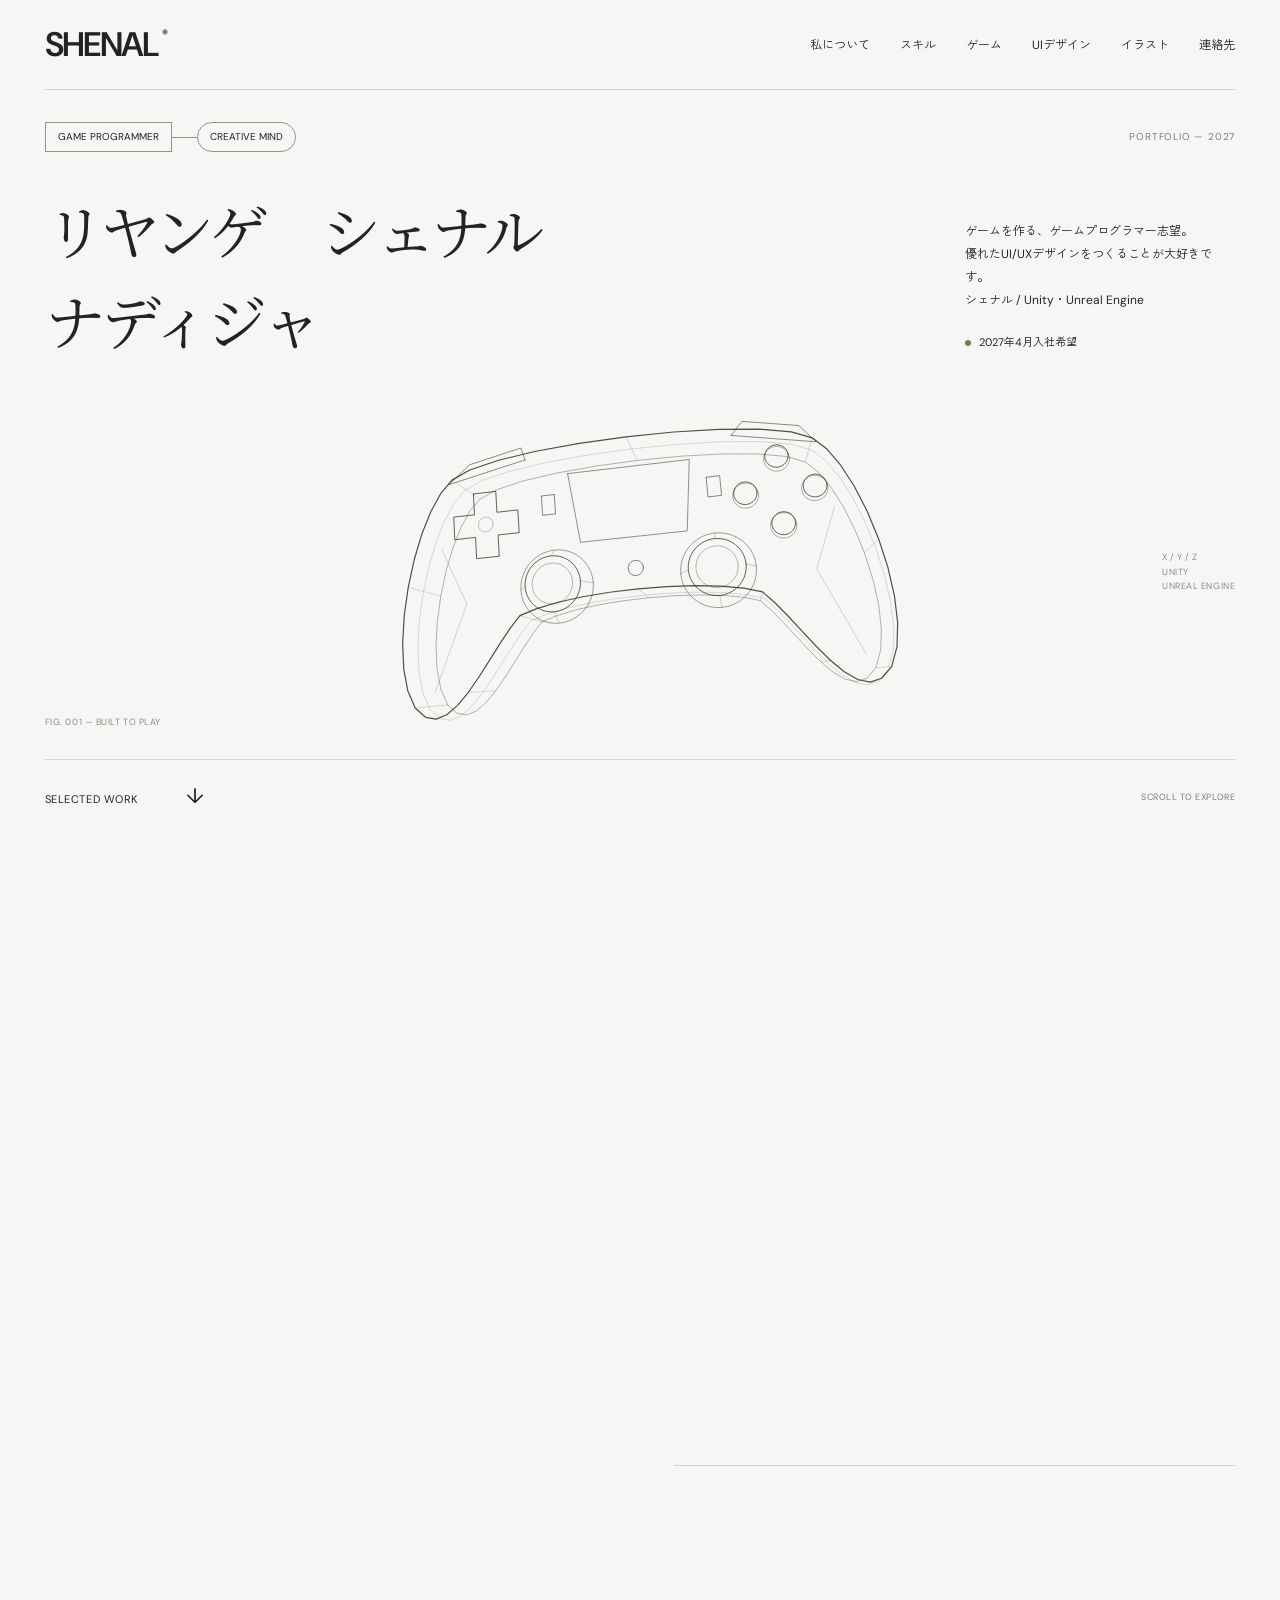
<file: website/public/index.html>
<!DOCTYPE html>
<html lang="ja">
<head>
  <meta charset="UTF-8">
  <meta name="viewport" content="width=device-width, initial-scale=1">
  <meta name="referrer" content="strict-origin-when-cross-origin">
  <title>シェナル | ゲームプログラマー ポートフォリオ</title>
  <meta name="theme-color" content="#f6f7f5">
  <meta name="description" content="ホラーゲームを作るゲームプログラマー、シェナルのポートフォリオ。Unity / Unreal Engine。2027年卒。">
  <link rel="preconnect" href="https://fonts.googleapis.com">
  <link rel="preconnect" href="https://fonts.gstatic.com" crossorigin>
  <link href="https://fonts.googleapis.com/css2?family=DM+Sans:wght@400;500;600;700&family=Noto+Serif+JP:wght@400;500&family=Zen+Kaku+Gothic+New:wght@400;700&display=swap" rel="stylesheet">
  <link rel="stylesheet" href="styles.css">
</head>
<body>

<a class="skip-link" href="#games">作品へスキップ</a><nav class="site-nav" aria-label="メインナビゲーション">
  <a class="brand" href="#top" aria-label="シェナル トップ">SHENAL<span>®</span></a><button class="menu-toggle" aria-expanded="false" aria-controls="nav-links" aria-label="メニューを開く"><span></span><span></span></button>
  <ul id="nav-links">
    <li><a href="#about">私について</a></li>
    <li><a href="#skills">スキル</a></li>
    <li><a href="#games">ゲーム</a></li>
    <li><a href="#ui">UIデザイン</a></li>
    <li><a href="#art">イラスト</a></li>
    <li><a href="#contact">連絡先</a></li>
  </ul>
</nav>

<header class="hero" id="top">
  <div class="hero-topline"><span class="outline-label">GAME PROGRAMMER</span><span class="label-connector"></span><span class="outline-label rounded">CREATIVE MIND</span><span class="edition">PORTFOLIO — 2027</span></div>
  <div class="hero-inner">
    <h1>リヤンゲ　シェナル<br>ナディジャ</h1>
    <div class="hero-description"><p>ゲームを作る、ゲームプログラマー志望。<br>優れたUI/UXデザインをつくることが大好きです。<br>シェナル / Unity・Unreal Engine</p><span class="availability"><i></i> 2027年4月入社希望</span></div>
  </div>
  <div class="hero-object" aria-hidden="true"><canvas id="wireframe"></canvas><span class="object-caption">FIG. 001 — BUILT TO PLAY</span><span class="object-coordinates">X / Y / Z<br>UNITY<br>UNREAL ENGINE</span></div>
  <div class="hero-bottom"><a href="#games">SELECTED WORK <span>↓</span></a><span class="hero-index">SCROLL TO EXPLORE</span></div>
</header>

<main>
  <section id="about">
    <div class="wrap about">
      <img src="Images/Sable%20ward.jpg" alt="シェナルのプロフィールイラスト" loading="lazy">
      <div>
        <div class="section-label">01 / ABOUT</div><h2>いつまでも忘れられないものを、<br>つくりたい。</h2>
        <p>ゲームを作ることが大好きで、「遊んだ人の心に深く残り、長く思い出してもらえるゲームを作りたい」と思い、ゲーム制作を学んでいます。UnityとUnreal Engineで、実装から調整までを経験しました。優れたUI/UXデザインをつくることが大好きで、見た目の美しさと使いやすさを大切にしています。</p>
        <ul class="facts">
          <li><b>学校</b><span>専門学校東京クールジャパン・アカデミー ゲームプログラム専攻(2027年3月卒業見込)</span></li>
          <li><b>使える環境</b><span>Unity、Unreal Engine、Web開発(フロント/バックエンド)</span></li>
          <li><b>日本語</b><span>JLPT N3(2024年12月合格)、日本語での業務コミュニケーション可</span></li>
          <li><b>経験</b><span>マクドナルドでアルバイト(2024年〜)。トレーナー兼エリアリーダー</span></li>
          <li><b>趣味</b><span>バスケットボール(約11年),映画鑑賞</span></li>
        </ul>
      </div>
    </div>
  </section>

  <section id="skills" aria-labelledby="skills-title">
    <div class="wrap">
      <div class="section-label">02 / SKILLS &amp; TOOLS</div>
      <h2 id="skills-title">学んできた技術と、<br>使えるツール。</h2>
      <p class="lead">これまでに学んだ言語・技術と、制作で使用できるアプリケーションです。</p>
      <div class="skills-grid">
        <div class="skill-group">
          <h3><span>01</span>プログラミング・Web技術</h3>
          <ul class="skill-list" aria-label="学んだ言語・技術">
            <li><span>HTML</span><small>MARKUP</small></li>
            <li><span>CSS</span><small>STYLING</small></li>
            <li><span>JavaScript</span><small>PROGRAMMING</small></li>
            <li><span>C#</span><small>PROGRAMMING</small></li>
            <li><span>React</span><small>UI LIBRARY</small></li>
            <li><span>MySQL</span><small>DATABASE</small></li>
          </ul>
        </div>
        <div class="skill-group">
          <h3><span>02</span>制作ツール・アプリケーション</h3>
          <ul class="skill-list" aria-label="使用できるツール・アプリケーション">
            <li><span>Unity</span><small>GAME ENGINE</small></li>
            <li><span>Unreal Engine</span><small>GAME ENGINE</small></li>
            <li><span>Adobe Illustrator</span><small>VECTOR</small></li>
            <li><span>Adobe Photoshop</span><small>IMAGE EDITING</small></li>
            <li><span>Adobe InDesign</span><small>LAYOUT</small></li>
          </ul>
        </div>
      </div>
    </div>
  </section>
  <section id="games">
    <div class="wrap">
      <div class="section-label">03 / SELECTED WORK</div><h2>ゲーム制作<span class="heading-count">(04)</span></h2>
      <p class="lead">担当範囲と制作期間を各作品に書いています。</p>

      <article class="project">
        <div>
          <h3>Crunchy Pixel</h3>
          <p class="en">Pixel parkour game ・ First-year project</p>
          <ul class="tags"><li>個人制作</li><li>約5か月</li><li>Unity</li><li>専門1年次</li></ul>
          <iframe referrerpolicy="strict-origin-when-cross-origin" loading="lazy" width="560" height="315" src="https://www.youtube.com/embed/nHdQ7H2ZnU0" title="Crunchy Pixel プレイ動画" frameborder="0"
                  allow="accelerometer; autoplay; clipboard-write; encrypted-media; gyroscope; picture-in-picture; web-share" allowfullscreen>
          </iframe>
          <p class="video-fallback"><a href="https://www.youtube.com/watch?v=nHdQ7H2ZnU0" target="_blank" rel="noopener">YouTubeで見る ↗</a></p>
        </div>
        <div>
          <p>ジャンプで飛び回りながらビスケットを集める、シンプルなピクセルアートのパルクールゲームです。専門学校1年生のときに個人で制作しました。</p>
          <p class="links"><a href="https://drive.google.com/file/d/1g9Wl9PhRGreyvILxTFx9pR-hTib2Ls4m/view?usp=sharing" target="_blank" rel="noopener">ソースコード(Google Drive)</a></p>
        </div>
      </article>

      <article class="project">
        <div>
          <h3>ノー・ドーン</h3>
          <p class="en">Unity ・ No Dawn</p>
          <ul class="tags"><li>個人制作</li><li>約8か月</li><li>Unity</li><li>制作中</li></ul>
       <iframe referrerpolicy="strict-origin-when-cross-origin" loading="lazy" width="560" height="315" src="https://www.youtube.com/embed/3X-1d06Ikg0" title="ゲームのプレイ動画" frameborder="0" 
                  allow="accelerometer; autoplay; clipboard-write; encrypted-media; gyroscope; picture-in-picture; web-share" allowfullscreen>
          </iframe>
          <p class="video-fallback"><a href="https://www.youtube.com/watch?v=3X-1d06Ikg0" target="_blank" rel="noopener">YouTubeで見る ↗</a></p>
        </div>
        <div>
          <p>往年のサバイバルホラーゲームです。</p>
          <ul class="did"><li>学習しながらゲーム全体を制作中</li></ul>
        </div>
      </article>

      <article class="project">
        <div>
          <h3>ホラーゲーム</h3>
          <p class="en">Unreal Engine ・ Team project</p>
          <ul class="tags"><li>6人チーム</li><li>約6か月</li><li>Unreal Engine</li></ul>
          <iframe referrerpolicy="strict-origin-when-cross-origin" loading="lazy" width="560" height="315" src="https://www.youtube.com/embed/2fUYO802Cfs" title="ゲームのプレイ動画" frameborder="0" 
                  allow="accelerometer; autoplay; clipboard-write; encrypted-media; gyroscope; picture-in-picture; web-share" allowfullscreen>
          </iframe>
          <p class="video-fallback"><a href="https://www.youtube.com/watch?v=2fUYO802Cfs" target="_blank" rel="noopener">YouTubeで見る ↗</a></p>
        </div>
        <div>
          <p>アウトラスト風の調べる操作を備えたホラーゲームです。</p>
          <ul class="did"><li>レベルデザイン</li><li>インタラクションツールを実装</li></ul>
        </div>
      </article>

      <article class="project">
        <div>
          <h3>ボディカム風FPS</h3>
          <p class="en">Unreal Engine ・ Bodycam-style FPS</p>
          <ul class="tags"><li>Unreal Engine</li><li>個人制作</li><li>約6か月</li><li>制作中</li></ul>
          <iframe referrerpolicy="strict-origin-when-cross-origin" loading="lazy" width="560" height="315" src="https://www.youtube.com/embed/GnZ0wgow0Og" title="ゲームのプレイ動画" frameborder="0" 
                  allow="accelerometer; autoplay; clipboard-write; encrypted-media; gyroscope; picture-in-picture; web-share" allowfullscreen>
          </iframe>
          <p class="video-fallback"><a href="https://www.youtube.com/watch?v=GnZ0wgow0Og" target="_blank" rel="noopener">YouTubeで見る ↗</a></p>
        </div>
        <div>
          <p>ボディカム視点のリアルな見た目を目指した、現在開発中のFPSです。</p>
        </div>
      </article>

    </div>
  </section>

  <section id="ui" class="dark">
    <div class="wrap">
      <div class="section-label">04 / INTERFACE STUDIES</div><h2>UIデザイン<span class="heading-count">(04)</span></h2>
      <p class="lead">ウェブサイトのUIデザインの習作です。クリックで拡大できます。</p>
      <div class="gallery">
        <img src="Images/jordan_pe-01.png" alt="UIデザイン:ジョーダン" loading="lazy">
        <img src="Images/Ghost_of_Tsushima_Website-01.png" alt="UIデザイン:Ghost of Tsushima" loading="lazy">
        <img src="Images/Home_Page.png" alt="UIデザイン:ホームページ" loading="lazy">
        <img src="Images/Overwatch_1-01-01.png" alt="UIデザイン:Overwatch" loading="lazy">
      </div>
    </div>
  </section>

  <section id="art">
    <div class="wrap">
      <div class="section-label">05 / PERSONAL EXPLORATIONS</div><h2>イラスト<span class="heading-count">(11)</span></h2>
      <p class="lead">趣味で描いているイラストです。クリックで拡大できます。</p>
      <div class="gallery">
        <img src="Images/KANEKI-SAMURAI%20TRASH-01.png" alt="イラスト:金木" loading="lazy">
        <img src="Images/IMG_20200521_000451.jpg" alt="イラスト" loading="lazy">
        <img src="Images/IMG_20200924_153545.jpg" alt="イラスト" loading="lazy">
        <img src="Images/IMG_20201222_123707.jpg" alt="イラスト" loading="lazy">
        <img src="Images/IMG_20210424_155821_336.jpg" alt="イラスト" loading="lazy">
        <img src="Images/IMG_20211126_235408__01.jpg" alt="イラスト" loading="lazy">
        <img src="Images/IMG_20230426_142358.jpg" alt="イラスト" loading="lazy">
        <img src="Images/IMG_20230526_193747.jpg" alt="イラスト" loading="lazy">
        <img src="Images/IMG_20230526_195045.jpg" alt="イラスト" loading="lazy">
        <img src="Images/IMG_20200521_000734.jpg" alt="イラスト" loading="lazy">
        <img src="Images/IMG_20211126_235614__01.jpg" alt="イラスト" loading="lazy">
        <img src="Images/IMG_20210806_135936.jpg" alt="イラスト" loading="lazy">
        <img src="Images/illust/IMG_20210701_200315.jpg" alt="イラスト" loading="lazy">
        <img src="Images/illust/IMG_20211126_234703__01__01.jpg" alt="イラスト" loading="lazy">
      </div>
    </div>
  </section>
</main>

<footer class="site-footer" id="contact">
  <div class="wrap">
    <div class="section-label">06 / CONTACT</div>
    <p class="lead">2027年4月入社のゲームプログラマー職・IT職を探しています。</p>
    <a class="mail" href="mailto:shenjp2002@gmail.com">shenjp2002@gmail.com</a><br>
    <a href="https://github.com/shen222" target="_blank" rel="noopener">GitHub ↗</a><div class="footer-bottom"><span>© SHENAL 2026</span><a href="#top">BACK TO TOP ↑</a><span>DESIGN / CODE / PLAY</span></div>
  </div>
</footer>

<dialog id="zoom" aria-label="作品の拡大表示"><button class="close-zoom" aria-label="拡大表示を閉じる">CLOSE ×</button><img alt=""></dialog>
<script src="script.js"></script>
</body>
</html>
</file>
<file: website/public/styles.css>
/* Theme */
:root {
  --paper: #f6f7f5;
  --ink: #202521;
  --muted: #777d77;
  --line: #d3d7d0;
}

/* Base and accessibility */
* {
  box-sizing: border-box;
  margin: 0;
}

html {
  scroll-behavior: smooth;
  scroll-padding-top: 90px;
  -webkit-text-size-adjust: 100%;
}

body {
  background: var(--paper);
  color: var(--ink);
  font: 15px/1.9 "DM Sans","Zen Kaku Gothic New",sans-serif;
}

a {
  color: inherit;
  text-decoration: none;
}

button {
  font: inherit;
  color: inherit;
  cursor: pointer;
}

img,
iframe {
  max-width: 100%;
}

::selection {
  background: #d7edb5;
}

:focus-visible {
  outline: 2px solid #57803d;
  outline-offset: 5px;
}

.skip-link {
  position: fixed;
  top: -80px;
  left: 20px;
  z-index: 100;
  background: var(--ink);
  color: white;
  padding: 12px;
}

.skip-link:focus {
  top: 10px;
}

/* Navigation */
.site-nav {
  position: absolute;
  top: 0;
  left: 0;
  right: 0;
  height: 90px;
  display: flex;
  align-items: center;
  justify-content: space-between;
  margin: 0 3.5%;
  border-bottom: 1px solid var(--line);
  z-index: 20;
}

.brand {
  font-size: 34px;
  font-weight: 600;
  letter-spacing: -2px;
  line-height: 1;
}

.brand span {
  font-size: 12px;
  vertical-align: top;
  letter-spacing: 0;
  margin-left: 5px;
}

.site-nav ul {
  display: flex;
  gap: 30px;
  list-style: none;
  padding: 0;
}

.site-nav ul a {
  font-size: 12px;
}

.site-nav ul a:hover {
  color: #6c8258;
}

.menu-toggle {
  width: 36px;
  height: 36px;
  border: 1px solid var(--line);
  background: transparent;
  display: none;
  align-items: center;
  justify-content: center;
  flex-direction: column;
  gap: 6px;
}

.menu-toggle span {
  width: 16px;
  height: 1px;
  background: var(--ink);
}

/* Hero and controller */
.hero {
  padding: 122px 3.5% 0;
  min-height: 100svh;
  position: relative;
  overflow: hidden;
}

.hero-topline {
  display: flex;
  align-items: center;
  font-size: 10px;
  line-height: 1.4;
}

.outline-label {
  border: 1px solid #8d958b;
  padding: 7px 12px;
}

.rounded {
  border-radius: 30px;
}

.label-connector {
  width: 25px;
  height: 1px;
  background: #8d958b;
}

.edition {
  margin-left: auto;
  color: var(--muted);
  letter-spacing: .08em;
}

.hero-inner {
  padding-top: 32px;
  display: grid;
  grid-template-columns: 1fr 270px;
  gap: 30px;
  align-items: end;
}

.hero h1 {
  font: 400 clamp(36px,4.7vw,76px)/1.5 "Noto Serif JP",serif;
  letter-spacing: -.07em;
}

.hero-description {
  font-size: 12px;
  line-height: 1.9;
  padding-bottom: 12px;
}

.availability {
  display: block;
  margin-top: 20px;
  font-size: 11px;
}

.availability i {
  display: inline-block;
  width: 6px;
  height: 6px;
  background: #68834d;
  border-radius: 50%;
  margin-right: 5px;
}

.hero-object {
  height: clamp(300px,43vh,550px);
  position: relative;
  margin-top: 8px;
}

canvas {
  display: block;
  width: 100%;
  height: 100%;
}

.object-caption,
.object-coordinates {
  position: absolute;
  font-size: 9px;
  letter-spacing: .06em;
  color: #878d85;
}

.object-caption {
  bottom: 28px;
  left: 0;
}

.object-coordinates {
  right: 0;
  top: 46%;
  line-height: 1.6;
}

.hero-bottom {
  border-top: 1px solid var(--line);
  display: flex;
  align-items: center;
  justify-content: space-between;
  padding: 20px 0 22px;
  font-size: 9px;
  line-height: 1.6;
  letter-spacing: .06em;
}

.hero-bottom a {
  font-size: 11px;
}

.hero-bottom a span {
  margin-left: 45px;
  font-size: 21px;
}

.hero-index {
  color: var(--muted);
}

/* Shared section layouts and typography */
section {
  padding: 110px 0;
}

.wrap {
  width: 93%;
  max-width: 1600px;
  margin: auto;
}

.section-label {
  font-size: 10px;
  letter-spacing: .07em;
  border-top: 1px solid var(--line);
  padding-top: 15px;
  margin-bottom: 40px;
}

.section-label:before {
  content: "┼";
  margin-right: 20px;
}

h2 {
  font: 400 clamp(30px,3.5vw,52px)/1.6 "Noto Serif JP",serif;
  letter-spacing: -.04em;
  margin-bottom: 24px;
}

.heading-count {
  font: 11px "DM Sans",sans-serif;
  vertical-align: top;
  letter-spacing: 0;
  margin-left: 15px;
}

h3 {
  font: 400 clamp(22px,2.4vw,36px)/1.45 "Noto Serif JP",serif;
}

.lead {
  font-size: 13px;
  color: var(--muted);
  margin-bottom: 48px;
}

/* About */
.about {
  display: grid;
  grid-template-columns: 1fr 1.1fr;
  gap: 10%;
  align-items: start;
}

.about > img {
  width: 100%;
  height: 620px;
  object-fit: cover;
  filter: grayscale(1);
  object-position: center;
}

.about > div > p {
  max-width: 56ch;
  font-size: 14px;
}

.facts {
  list-style: none;
  padding: 0;
  margin-top: 35px;
  border-top: 1px solid var(--line);
}

.facts li {
  display: grid;
  grid-template-columns: 100px 1fr;
  gap: 18px;
  padding: 13px 0;
  border-bottom: 1px solid var(--line);
  font-size: 11px;
}

.facts b {
  font-weight: 400;
  color: var(--muted);
}

/* Skills and tools */
#skills {
  background: #f0f2ed;
}

.skills-grid {
  display: grid;
  grid-template-columns: 1fr 1fr;
  gap: 7%;
  margin-top: 48px;
}

.skill-group h3 {
  display: flex;
  align-items: center;
  gap: 18px;
  font: 400 16px/1.8 "Zen Kaku Gothic New",sans-serif;
  margin-bottom: 24px;
}

.skill-group h3 > span {
  font: 11px "DM Sans",sans-serif;
  color: var(--muted);
}

.skill-list {
  list-style: none;
  padding: 0;
}

.skill-list li {
  display: flex;
  justify-content: space-between;
  align-items: center;
  gap: 16px;
  padding: 19px 0;
  border-top: 1px solid var(--line);
}

.skill-list li:last-child {
  border-bottom: 1px solid var(--line);
}

.skill-list li > span {
  font-size: clamp(18px,2vw,27px);
  letter-spacing: -.03em;
}

.skill-list small {
  font-size: 9px;
  letter-spacing: .07em;
  color: var(--muted);
  text-align: right;
}

/* Game projects */
#games {
  background: #edf0e9;
}

.project {
  display: grid;
  grid-template-columns: 1.25fr 1fr;
  gap: 7%;
  padding: 36px 0 65px;
  border-top: 1px solid #c6ccc2;
  position: relative;
  counter-increment: project;
}

.project h3:before {
  content: "0" counter(project);
  font: 11px "DM Sans",sans-serif;
  display: block;
  margin-bottom: 20px;
  color: var(--muted);
}

.project .en {
  font-size: 11px;
  color: var(--muted);
  margin-top: 8px;
}

.tags {
  display: flex;
  flex-wrap: wrap;
  gap: 6px;
  list-style: none;
  padding: 0;
  margin: 18px 0 22px;
}

.tags li {
  font-size: 10px;
  border: 1px solid #b6beb0;
  border-radius: 20px;
  padding: 2px 12px;
}

.project iframe {
  width: 100%;
  height: auto;
  aspect-ratio: 16/9;
  display: block;
  border: 0;
  background: #dbe0d6;
  filter: none;
  min-height: 200px;
}

.project > div + div {
  align-self: center;
  font-size: 14px;
  max-width: 47ch;
}

.links {
  margin-top: 24px;
  font-size: 11px;
}

.links a {
  border-bottom: 1px solid;
  padding-bottom: 5px;
}

.links a:after {
  content: " ↗";
}

.did {
  padding-left: 18px;
  margin-top: 16px;
  font-size: 12px;
}

/* UI gallery */
.gallery {
  display: grid;
  grid-template-columns: repeat(2,minmax(0,1fr));
  gap: 36px 24px;
}

.gallery img {
  display: block;
  width: 100%;
  height: 420px;
  object-fit: cover;
  object-position: top;
  cursor: zoom-in;
  transition: filter .3s,transform .3s;
}

.gallery img:hover {
  filter: saturate(.8);
  transform: translateY(-4px);
}

#ui {
  background: var(--ink);
  color: #f3f5ef;
}

#ui .section-label {
  border-color: #50594f;
}

#ui .lead {
  color: #aeb6a8;
}

/* Illustration masonry gallery */
#art .gallery {
  display: block;
  columns: 4 240px;
  column-gap: 20px;
}

#art .gallery img {
  width: 100%;
  height: auto;
  max-height: none;
  object-fit: contain;
  display: block;
  margin-bottom: 20px;
  break-inside: avoid;
  border-radius: 14px;
  filter: none;
  transition: filter .2s,box-shadow .2s;
}

#art .gallery img:hover {
  transform: none;
  filter: brightness(.92);
  box-shadow: 0 8px 24px #2025211a;
}

/* Contact and footer */
.site-footer {
  padding: 70px 0 0;
  background: #dce8cc;
}

.site-footer h2 {
  font-size: clamp(35px,5.5vw,80px);
  margin: 45px 0 25px;
}

.site-footer .lead {
  margin-bottom: 24px;
  color: #59624f;
}

.site-footer .mail {
  font-size: clamp(19px,3.3vw,48px);
  letter-spacing: -.04em;
  border-bottom: 1px solid #8c9b7b;
  padding-bottom: 8px;
  display: inline-block;
}

.site-footer a[href*="github"] {
  display: inline-block;
  font-size: 12px;
  margin: 32px 0;
}

.footer-bottom {
  display: flex;
  justify-content: space-between;
  padding: 24px 0;
  border-top: 1px solid #b3c2a3;
  font-size: 9px;
  letter-spacing: .08em;
}

/* Image lightbox */
dialog {
  margin: auto;
  max-width: 94vw;
  max-height: 94svh;
  padding: 38px 0 0;
  border: 0;
  background: transparent;
  overflow: visible;
}

dialog::backdrop {
  background: #0a100cf2;
}

dialog img {
  display: block;
  max-width: 90vw;
  max-height: 84svh;
  object-fit: contain;
}

.close-zoom {
  position: absolute;
  right: 0;
  top: 0;
  background: none;
  border: 0;
  color: white;
  font-size: 11px;
  padding: 6px 0;
}

/* Video fallbacks */
.video-fallback {
  margin-top: 12px;
  font-size: 11px;
}

.video-fallback a {
  display: inline-block;
  text-decoration: underline;
  text-underline-offset: 4px;
}

.video-preview {
  display: block;
  position: relative;
  aspect-ratio: 16/9;
  background: #202521;
  overflow: hidden;
}

.video-preview img {
  display: block;
  width: 100%;
  height: 100%;
  object-fit: cover;
}

.video-preview span {
  position: absolute;
  left: 50%;
  top: 50%;
  transform: translate(-50%,-50%);
  padding: 12px 20px;
  background: #202521e6;
  color: white;
  white-space: nowrap;
  font-size: 13px;
}

.video-preview:hover span {
  background: #202521;
}

/* Scroll animations (translate stays separate from hover transforms) */
.scroll-reveal {
  opacity: 1;
  translate: 0 0;
  transition: opacity 800ms cubic-bezier(.22,1,.36,1) var(--reveal-delay,0ms),
    translate 800ms cubic-bezier(.22,1,.36,1) var(--reveal-delay,0ms),
    filter 200ms,box-shadow 200ms,transform 300ms;
}

.scroll-reveal.reveal-pending {
  opacity: 0;
  translate: 0 30px;
}

#art .gallery img.scroll-reveal,
#ui .gallery img.scroll-reveal {
  transition: opacity 850ms cubic-bezier(.22,1,.36,1) var(--reveal-delay,0ms),
    translate 850ms cubic-bezier(.22,1,.36,1) var(--reveal-delay,0ms),
    filter 200ms,box-shadow 200ms,transform 300ms;
}

/* Responsive layouts */
@media (min-width: 1700px) {
  .hero {
    max-width: 1800px;
    margin: auto;
  }
}

@media (max-width: 900px) {
  .hero-inner {
    grid-template-columns: 1fr 210px;
  }

  .hero h1 {
    font-size: 43px;
  }

  .site-nav ul {
    gap: 18px;
  }

  .about {
    gap: 6%;
  }

  .about > img {
    height: 540px;
  }

  .gallery img {
    height: 300px;
  }
}

@media (max-width: 640px) {
  .site-nav {
    height: 75px;
    margin: 0 5%;
  }

  .brand {
    font-size: 28px;
  }

  .menu-toggle {
    display: flex;
  }

  .site-nav ul {
    display: none;
    position: absolute;
    top: 74px;
    left: -5.6%;
    right: -5.6%;
    padding: 25px 5%;
    background: var(--paper);
    border-bottom: 1px solid var(--line);
  }

  .site-nav.is-open ul {
    display: flex;
    flex-direction: column;
    gap: 18px;
  }

  .site-nav ul a {
    font-size: 15px;
  }

  .hero {
    padding: 101px 5% 0;
    min-height: 100svh;
  }

  .edition {
    font-size: 8px;
  }

  .outline-label {
    font-size: 8px;
    padding: 6px 9px;
  }

  .label-connector {
    width: 15px;
  }

  .hero-inner {
    display: block;
    padding-top: 28px;
  }

  .hero h1 {
    font-size: clamp(29px,7.9vw,46px);
    line-height: 1.6;
  }

  .hero-description {
    margin-top: 22px;
    font-size: 11px;
    display: flex;
    justify-content: space-between;
    gap: 12px;
  }

  .availability {
    margin-top: 0;
    font-size: 9px;
    align-self: end;
  }

  .hero-object {
    height: 330px;
  }

  .object-caption {
    font-size: 8px;
    bottom: 16px;
  }

  .object-coordinates {
    font-size: 8px;
  }

  .hero-bottom {
    font-size: 8px;
  }

  .hero-index {
    display: none;
  }

  .hero-bottom a span {
    margin-left: 18px;
  }

  .wrap {
    width: 90%;
  }

  section {
    padding: 65px 0;
  }

  .section-label {
    margin-bottom: 26px;
  }

  .about,
  .project {
    grid-template-columns: 1fr;
  }

  .about {
    gap: 36px;
  }

  .about > img {
    height: 420px;
    max-width: 100%;
  }

  .about h2 {
    font-size: 32px;
  }

  .project {
    gap: 26px;
    padding-bottom: 42px;
  }

  .project > div + div {
    max-width: none;
    font-size: 13px;
  }

  .gallery {
    gap: 22px;
    grid-template-columns: 1fr;
  }

  .gallery img {
    height: auto;
    max-height: 600px;
  }

  #art .gallery {
    columns: 2;
    column-gap: 12px;
  }

  #art .gallery img {
    height: auto;
    max-height: none;
    margin-bottom: 12px;
    border-radius: 10px;
  }

  .footer-bottom {
    font-size: 8px;
  }

  .footer-bottom > span:last-child {
    display: none;
  }

  .site-footer h2 {
    font-size: 34px;
  }

  .site-footer {
    padding-top: 45px;
  }

  .skills-grid {
    grid-template-columns: 1fr;
    gap: 40px;
    margin-top: 30px;
  }

  .skill-group h3 {
    font-size: 14px;
  }

  .skill-list li {
    padding: 16px 0;
  }
}

/* Reduced motion */
@media (prefers-reduced-motion: reduce) {
  html {
    scroll-behavior: auto;
  }

  *,
  *::before,
  *::after {
    transition: none!important;
  }

  .scroll-reveal,
  .scroll-reveal.reveal-pending {
    opacity: 1;
    translate: none;
    transition: none!important;
  }
}

/* Print */
@media print {
  .scroll-reveal,
  .scroll-reveal.reveal-pending {
    opacity: 1;
    translate: none;
    transition: none!important;
  }
}
</file>
